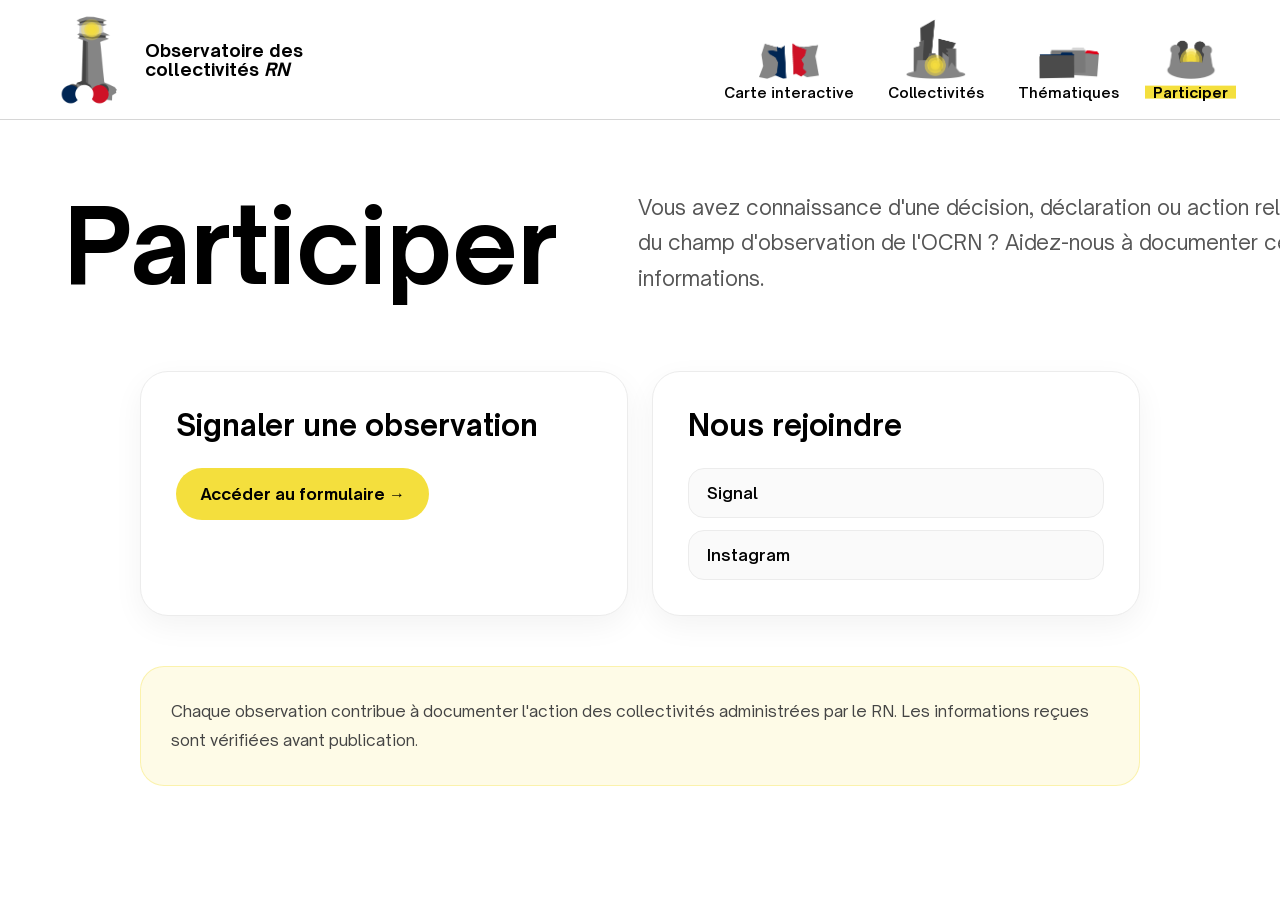
<file: participer.html>
<!DOCTYPE html>
<html lang="fr">

<head>

    <meta charset="UTF-8">

    <meta
        name="viewport"
        content="width=device-width, initial-scale=1.0"
    >

    <title>Participer | OCRN </title>

    <link rel="stylesheet" href="style.css">
    <link rel="stylesheet" href="mobile.css">

    <!-- Favicon -->

    <link
        rel="icon"
        type="image/x-icon"
        href="assets/favicon/favicon.ico"
    >

    <link
        rel="icon"
        type="image/png"
        sizes="96x96"
        href="assets/favicon/favicon-96x96.png"
    >

    <link
        rel="apple-touch-icon"
        sizes="180x180"
        href="assets/favicon/apple-touch-icon.png"
    >

    <link
        rel="manifest"
        href="assets/favicon/site.webmanifest"
    >

</head>

<body>

<div id="header"></div>

<script src="header.js"></script>


<section class="participer-hero">

    <h1>Participer</h1>

    <p class="participer-intro">
        Vous avez connaissance d'une décision,
        déclaration ou action relevant du champ
        d'observation de l'OCRN ?
        Aidez-nous à documenter ces informations.
    </p>

</section>

<section class="participer-actions">

    <div class="participer-signaler">

        <h2>Signaler une observation</h2>

        <a
            id="lien-formulaire"
            class="participer-bouton"
            target="_blank"
        >
            Accéder au formulaire →
        </a>

    </div>

    <div class="participer-contact">

        <h2>Nous rejoindre</h2>

        <div class="contact-links">

            <a
    id="lien-signal"
    class="contact-link"
    target="_blank"
>
    Signal
</a>

            <a
                id="lien-instagram"
                class="contact-link"
                target="_blank"
            >
                Instagram
            </a>


        </div>

    </div>

</section>

<p class="participer-note">
    Chaque observation contribue à documenter
    l'action des collectivités administrées
    par le RN. Les informations reçues sont
    vérifiées avant publication.
</p>

<script src="participer.js"></script>
</body>
</file>
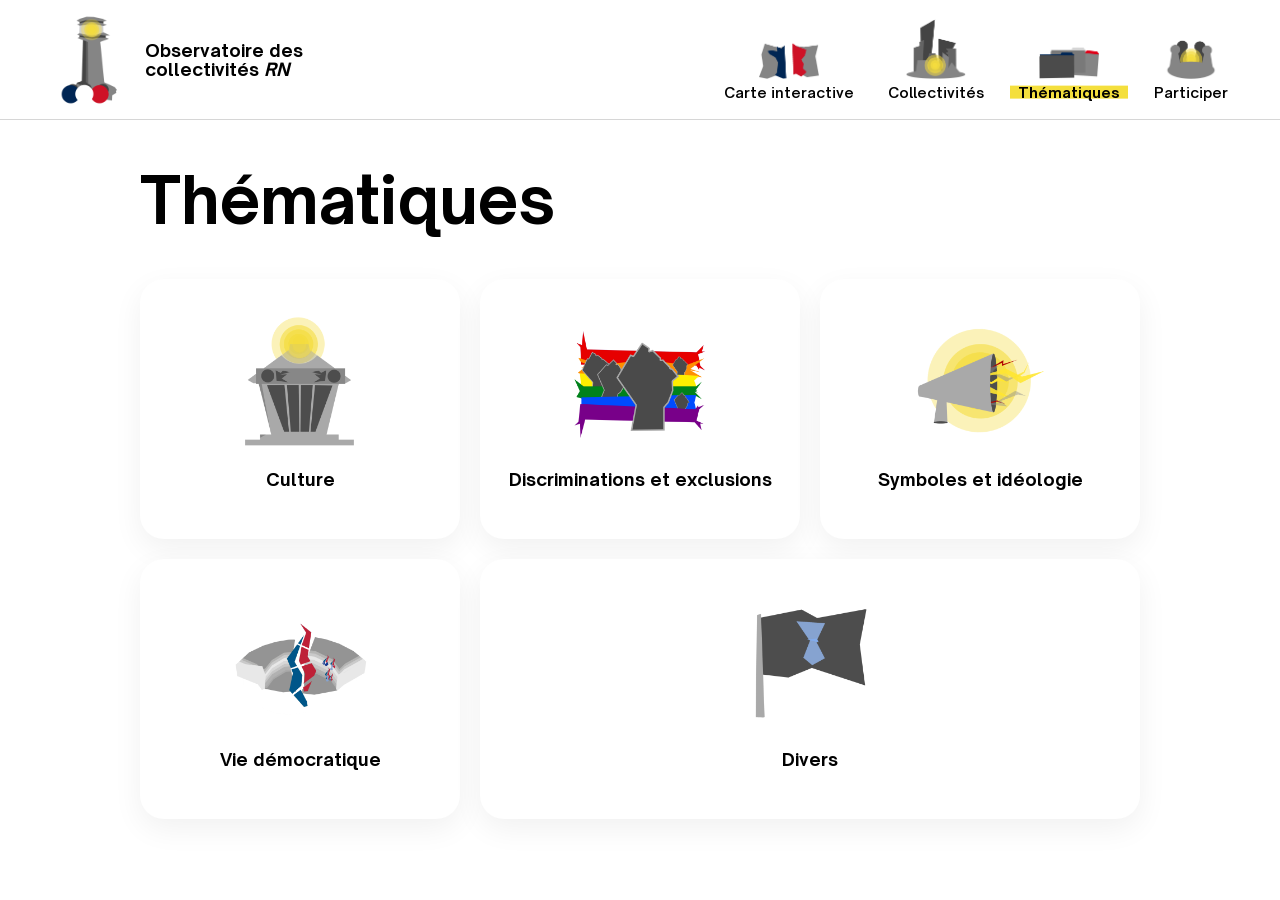
<file: thematiques.html>
<!DOCTYPE html>
<html lang="fr">

<head>

    <meta charset="UTF-8">

    <meta
        name="viewport"
        content="width=device-width, initial-scale=1.0"
    >

    <title>Thématiques | OCRN</title>

    <link rel="stylesheet" href="style.css">
    <link rel="stylesheet" href="mobile.css">

    <!-- Favicon -->

    <link
        rel="icon"
        type="image/x-icon"
        href="assets/favicon/favicon.ico"
    >

    <link
        rel="icon"
        type="image/png"
        sizes="96x96"
        href="assets/favicon/favicon-96x96.png"
    >

    <link
        rel="apple-touch-icon"
        sizes="180x180"
        href="assets/favicon/apple-touch-icon.png"
    >

    <link
        rel="manifest"
        href="assets/favicon/site.webmanifest"
    >

</head>

<div id="header"></div>

<script src="header.js"></script>



<main class="thematiques-page">

    <h1>
        Thématiques
    </h1>

    <div class="thematiques-grid">

        <a
    class="thematique-card"
    href="thematique.html?theme=Culture"
>
    <img src="assets/1culhis.png">
    <h2>Culture</h2>
</a>

        <a
    class="thematique-card"
    href="thematique.html?theme=Discriminations%20et%20exclusions"
>
            <img src="assets/3disexc.png">
            <h2>Discriminations et exclusions</h2>
        </a>


        <a
    class="thematique-card"
    href="thematique.html?theme=Symboles%20et%20idéologie"
>
            <img src="assets/5symide.png">
            <h2>Symboles et idéologie</h2>
        </a>

        <a
    class="thematique-card"
    href="thematique.html?theme=Vie%20démocratique"
>
            <img src="assets/6viedem.png">
            <h2>Vie démocratique</h2>
        </a>

        <a
    class="thematique-card thematique-large"
    href="thematique.html?theme=Divers"
>
    <img src="assets/3vide.png">
    <h2>Divers</h2>
</a>

    </div>

</main>
</file>
<file: style.css>
* {
    margin: 0;
    padding: 0;
    box-sizing: border-box;
}


/* FONT */

@font-face {
    font-family: "Open Sauce";
    src: url("assets/fonts/OpenSauceSans-Regular.ttf") format("truetype");
    font-weight: 400;
}

@font-face {
    font-family: "Open Sauce";
    src: url("assets/fonts/OpenSauceSans-Medium.ttf") format("truetype");
    font-weight: 500;
}

@font-face {
    font-family: "Open Sauce";
    src: url("assets/fonts/OpenSauceSans-SemiBold.ttf") format("truetype");
    font-weight: 600;
}

@font-face {
    font-family: "Open Sauce";
    src: url("assets/fonts/OpenSauceSans-Bold.ttf") format("truetype");
    font-weight: 700;
}

@font-face {
    font-family: "TheBold";

    src: url("assets/fonts/THEBOLDFONT-FREEVERSION.otf")
         format("opentype");

    font-weight: normal;
    font-style: normal;
}

* {
    margin: 0;
    padding: 0;
    box-sizing: border-box;
    font-family: "Open Sauce", sans-serif;
}

body {
    font-family: Arial, Helvetica, sans-serif;
    overflow-x: hidden;
}

h1, h2, h3 {
    font-weight: 700;
}

.menu-item span {
    font-weight: 600;
}

p {
    font-weight: 400;
}

.menu-item.actif span::before {
    transform: translateY(-50%) scaleX(1);
}

.menu-item.actif span {
    font-weight: 700;
}

/* HEADER */

.navbar {
    height: 120px;

    display: flex;
    justify-content: space-between;
    align-items: center;

    padding: 0 40px;

    background: white;
    border-bottom: 1px solid #d6d6d6;

    transition: all 0.45s ease;

}


.logo {
    height: 100px;
    flex-shrink: 0;
}

.menu {
    display: flex;
    gap: 10px;
}

.menu-item {
    display: flex;
    flex-direction: column;
    align-items: center;

    text-decoration: none;
    color: black;

    padding: 8px 12px;

    transition: all 0.3s ease;
}

.menu-item img {
    height: 60px;
    margin-bottom: 5px;

    transition: all 0.3s ease;
}

.menu-item span {
    font-size: 0.9rem;
    font-weight: 600;

    position: relative;
    z-index: 2;

    transition: all 0.3s ease;

    
}

/* État agrandi */

.navbar:hover,
.navbar.intro {
    height: 240px;
}

.navbar:hover .menu-item img,
.navbar.intro .menu-item img {
    height: 120px;
}

.navbar:hover .menu-item span,
.navbar.intro .menu-item span {
    font-size: 1rem;
}

.navbar:hover .logo-container,
.navbar.intro .logo-container {
    transform: scale(1.5);
    transform-origin: left center;
}

.logo-container {
    display: flex;
    align-items: center;
    gap: 5px;

    text-decoration: none;
    color: black;

    transform-origin: left center;
    transition: transform 0.15s ease;
}

.logo-texte {
    position: relative;

    display: flex;
    flex-direction: column;

    font-size: 1.1rem;
    font-weight: 700;
    line-height: 1.05;
}



/* Surligneur jaune */

.logo-texte span {
    position: relative;
    display: inline-block;
    width: fit-content;
    z-index: 1;
}

.logo-texte span::before {
    content: "";

    position: absolute;

    left: -8px;
    right: -8px;

    top: 50%;

    height: 85%;

    background: #f4df3d;

    transform: translateY(-50%) scaleX(0);
    transform-origin: left center;

    transition: transform 0.25s ease;

    z-index: -1;
}

.logo-texte {
    position: relative;
    z-index: 10;
}

.logo-container.actif .logo-texte span::before,
.logo-container:hover .logo-texte span::before {
    transform: translateY(-50%) scaleX(1);
}

.menu-item span::before {
    content: "";

    position: absolute;

    left: -8px;
    right: -8px;

    top: 50%;
    transform: translateY(-50%) scaleX(0);

    height: 75%;

    background: #f4df3d;

    transform-origin: left center;

    transition: transform 0.25s ease;

    z-index: -1;
}

.menu-item:hover span::before {
    transform: translateY(-50%) scaleX(1);
}

/* HERO */
.hero {
    position: relative;

    min-height: calc(110vh - 240px);

    background: #8e8e8e url("assets/hero.jpg");

    background-size: cover;
    background-position: center;

    display: flex;
    justify-content: space-between;
    align-items: center;

    padding: 0 10vw;

    text-align: left;
}

.hero-content {
    max-width: 600px;
    color: white;
}

.hero-image img {
    padding-left: 40px;
    width: 500px;
    max-width: 35vw;
}

.hero-content h2 {
    font-size: 4rem;
    line-height: 1.05;
    margin-bottom: 35px;
    font-weight: 700;
}

.hero-content p {
    font-size: 1.1rem;
    line-height: 1.7;
    max-width: 850px;
}



/* FLECHE */

.scroll-arrow {
    position: absolute;
    bottom: 25px;
    left: 50%;

    transform: translateX(-50%);

    color: white;
    font-size: 2rem;
    font-weight: bold;

    animation: bounce 1.8s infinite;
}

@keyframes bounce {

    0%, 100% {
        transform: translateX(-50%) translateY(0);
    }

    50% {
        transform: translateX(-50%) translateY(12px);
    }
}

/* CARTE */

.carte-contenu {
    display: flex;
    gap: 30px;
}

.carte-zone {
    flex: 1;
}

.fiche-zone {
    width: 320px;
}

.fiche-fermer {
    position: absolute;

    top: 5px;
    right: 15px;

    width: 32px;
    height: 32px;

    display: flex;
    justify-content: center;
    align-items: center;

    border-radius: 50%;

    cursor: pointer;

    font-size: 1rem;
    font-weight: 700;

    transition: background 0.2s ease;
}

.fiche-fermer:hover {
    background: #f4df3d;
}

.filtres-fermer{
    display:none;
}

.filtres-fermer:hover{
    background:#f4df3d;
}

.filtres-fermer:hover{
    background:#f4df3d;
}

.filtres-fermer:hover {
    background: #f4df3d;
}

.carte-zone,
.fiche-zone {
    border: 1px solid #ddd;
    border-radius: 20px;
    min-height: 500px;
}

#map {
    height: calc(100vh - 120px);
    width: 100%;
}

.carte-page {
    position: relative;
}

.fiche-zone {
    position: absolute;
    top: 20px;
    right: 20px;

    z-index: 100001;

    width: 320px;

    padding: 24px;

    border-radius: 24px;

    background: rgba(255,255,255,.95);

    backdrop-filter: blur(12px);

    box-shadow: 0 15px 40px rgba(0,0,0,.12);
}

.fiche-zone {
    display: none;
}


.lumiere-img {

    opacity: 1;

    transition:
        opacity 0.35s ease,
        transform 0.25s ease;

}

.lumiere-cachee {

    opacity: 0;

    pointer-events: none;

}

.lumiere-img:hover {

    transform: scale(1.15);

}


.lumiere-img.hover {
    transform: scale(1.35);
}



.filtres-zone {
    position: absolute;
    top: 20px;
    left: 70px;

    z-index: 1000;

    width: 320px;

    padding: 24px;

    border-radius: 24px;

    background: rgba(255,255,255,.95);

    backdrop-filter: blur(12px);

    box-shadow: 0 15px 40px rgba(0,0,0,.12);
    
}

#filtres-drag-handle {
    cursor: grab;
    user-select: none;
    -webkit-user-select: none;
}

/* Desktop */
.floating-filter-button {
    display: none !important;
}

/* Mobile */
@media (max-width:900px){

    .floating-filter-button{
        display:flex !important;

        position:absolute;
        top:20px;
        right:20px;

        width:56px;
        height:56px;

        justify-content:center;
        align-items:center;

        border:none;
        border-radius:50%;

        background:white;

        box-shadow:0 8px 25px rgba(0,0,0,.15);

        font-size:1.5rem;

        z-index:10000;
    }

}

.filtres-zone:active {
    cursor: grabbing;
}

.filtres-zone select,
.filtres-zone input,
.filtres-zone label {
    cursor: pointer;
}

.filtres-zone h3 {

    margin-bottom: 20px;

}

.filtres-zone label {

    display: block;

    margin-top: 8px;

    margin-bottom: 8px;

    font-weight: 700;

}



.filtres-zone select {

    width: 100%;

    padding: 14px 50px 14px 15px;

    border: 2px solid rgba(255,255,255,0.12);

    border-radius: 14px;

    background: rgba(20,20,20,0.75);

    color: white;

    font-size: 0.82rem;

    font-weight: 500;

    letter-spacing: 0.3px;

    backdrop-filter: blur(10px);

    cursor: pointer;

    transition: all 0.2s ease;

    text-overflow: ellipsis;

}

.filtres-zone select:hover {

    border-color: rgba(244,223,61,0.5);

    transform: translateY(-1px);

    
}

.filtres-zone select:focus {

    outline: none;

    border-color: #f4df3d;

    box-shadow:
        0 0 0 3px
        rgba(244,223,61,0.15);

}

.filtres-zone option {

    background: #151515;

    color: white;

}

#filtres-drag-handle {

    cursor: grab;

    user-select: none;

    margin-bottom: 20px;

}

#filtres-drag-handle:active {

    cursor: grabbing;

}


#nb-resultats {

    margin-top: 24px;

    padding-top: 15px;

    border-top: 1px solid #e5e5e5;

    font-size: 0.9rem;

    color: #666;

}


.checkbox-groupe {

    display: flex;

    flex-direction: column;

    gap: 0px;

}

#filtre-population{
    display:flex;
    flex-direction:column;
    gap:0px;
    margin-bottom:28px;
}

/* Hide default checkbox */
.population-option input{
    display:none;
}

/* Pill */
.population-option{
    display:flex;
    align-items:center;
    justify-content:center;

    padding:16px 20px;

    border-radius:18px;

    background:#f4f4f4;
    border:2px solid transparent;

    font-size:1rem;
    font-weight:700;

    cursor:pointer;

    transition:.25s ease;
}

/* Hover */
.population-option:hover{
    background:#ececec;
    transform:translateY(-2px);
}

/* Checked */
.population-option input:checked + span{
    color:black;
}

.population-option:has(input:checked){
    background:#f4df3d;
    border-color:#f4df3d;

    box-shadow:0 10px 25px rgba(244,223,61,.35);
}

/* Text */
.population-option span{
    transition:.25s;
}

#reset-filtres {

    width: 100%;

    margin-top: 20px;

    padding: 12px;

    border: none;

    border-radius: 14px;

    background: #f4df3d;

    color: black;

    font-weight: 700;

    cursor: pointer;

    transition: 0.2s ease;

}

#reset-filtres:hover {

    transform: translateY(-2px);

}


/* TOOLTIP */

.leaflet-tooltip {
    opacity: 0;

    transition: opacity 0.4s ease;

    transform: translateY(5px);

    background: rgba(255, 255, 255, 0.95);

    border: none;
    border-radius: 12px;

    padding: 8px 12px;

    font-family: "Open Sauce", sans-serif;
    font-weight: 600;

    box-shadow: 0 4px 12px rgba(0,0,0,0.15);
}


/* FICHE */

.fiche-header {
    padding: 35px 30px 20px 30px;
}

.fiche-header h2 {
    font-size: 2.1rem;
    line-height: 1;
    margin-bottom: 10px;
}

.maire-ligne {
    font-size: 1.5rem;
    font-weight: 600;
}

.fiche-infos {
    padding: 0 30px 20px 30px;
}

.info-bloc {
    font-size: 1.1rem;
    margin-bottom: 10px;
}

.info-bloc:last-child {
    margin-bottom: 0;
}


/* SÉPARATEURS */

.separateur {
    height: 1px;

    background: #e5e5e5;

    margin: 0 30px;
}


/* OBSERVATIONS */

.observations-zone {
    padding: 10px 30px;
}

.observations-zone h3 {
    font-size: 1.3rem;
    font-weight: 700;
}

.thematiques-zone {
    margin-top: 15px;
}

.thematique-ligne {
    font-size: 1.1rem;
    margin-bottom: 8px;
}

#observation-contenu {
    white-space: pre-wrap;
}




/* DERNIÈRE OBSERVATION */

.derniere-observation {
    padding: 5px 30px 30px 30px;
}

.observation-card {
    background: #f4df3d;

    padding: 20px;

    border-radius: 24px;

    margin-top: 15px;
}

.observation-theme {
    display: inline-block;

    padding: 5px 10px;

    margin-bottom: 12px;

    border-radius: 999px;

    background: rgba(0,0,0,0.08);

    font-size: 0.7rem;

    font-weight: 600;
}

.observation-card h4 {
    font-size: 0.95rem;

    line-height: 1.35;

    margin: 0;
}

.logo-container.home-active .logo-texte span::before {
    transform: translateY(-50%) scaleX(1);
}

.logo-container:hover .logo-texte span::before,
.logo-container.home-active .logo-texte span::before {
    transform: translateY(-50%) scaleX(1);
}

/* COLLECTIVITES TABLE */
.collectivites-page {
    max-width: 1400px;
    margin: 40px auto;
    padding: 0 30px;
}

.collectivites-table {
    width: 100%;
    border-collapse: collapse;
}

.collectivites-table th {
    text-align: left;
    padding: 16px;
    border-bottom: 2px solid #ddd;
}

.collectivites-table td {
    padding: 16px;
    border-bottom: 1px solid #eee;
}

.collectivites-table tbody tr {
    cursor: pointer;
    transition: background 0.2s ease;
}

.collectivites-table tbody tr:hover {
    background: #fafafa;
}

#recherche {
    width: 100%;
    max-width: 500px;

    padding: 14px 18px;

    border: 1px solid #ddd;
    border-radius: 14px;

    font-size: 1rem;

    margin-bottom: 25px;
}

.collectivites-container {
    background: white;
    border-radius: 24px;
    padding: 25px;
    box-shadow: 0 10px 30px rgba(0,0,0,0.05);
}

.collectivites-page {
    max-width: 1400px;
    margin: 40px auto;
    padding: 0 30px;
}

.collectivites-header {
    margin-bottom: 30px;
}

.collectivites-header h1 {
    font-size: 3rem;
    margin-bottom: 20px;
}

#recherche {
    width: 100%;
    max-width: 550px;

    padding: 16px 20px;

    border: 1px solid #ddd;
    border-radius: 16px;

    font-size: 1rem;

    margin-bottom: 25px;
}

.stats-grid {
    display: flex;
    gap: 20px;
    margin-bottom: 30px;
}

.stat-card {
    background: white;

    padding: 20px 30px;

    border-radius: 20px;

    box-shadow: 0 5px 20px rgba(0,0,0,0.05);

    min-width: 180px;
}

.stat-card div {
    font-size: 2rem;
    font-weight: 700;
}

.stat-card span {
    color: #666;
}

.collectivites-container {
    background: white;

    border-radius: 24px;

    padding: 25px;

    box-shadow: 0 10px 30px rgba(0,0,0,0.05);
}

.collectivites-table {
    width: 100%;
    border-collapse: collapse;
}

.collectivites-table th {
    text-align: left;

    padding: 18px;

    border-bottom: 2px solid #eee;
}

.collectivites-table td {
    padding: 18px;

    border-bottom: 1px solid #f0f0f0;
}

.collectivites-table tbody tr {
    cursor: pointer;
    transition: all 0.2s ease;
}

.collectivites-table tbody tr:hover {
    background: #fafafa;
    transform: translateX(6px);
}

.badge {
    display: inline-block;

    background: #f4df3d;

    padding: 6px 12px;

    border-radius: 999px;

    font-weight: 700;
}

.collectivites-table th {
    cursor: pointer;
}

.triable {
    cursor: pointer;
    user-select: none;
}

.triangle-tri {
    margin-left: 8px;
    transition: transform 0.2s ease;
}

[id^="fleche-"] {
    color: #f4df3d;

    display: inline-block;

    margin-left: 6px;

    transition: transform 0.2s ease;
}

.collectivites-table td:first-child {
    font-family: "Open Sauce", sans-serif;
    font-weight: 700;
    font-size: 1.05rem;
    letter-spacing: 0.02em;
}

.collectivites-table tbody tr {
    cursor: pointer;
    transition: 0.2s ease;
}

.collectivites-table tbody tr:hover {
    background-color: rgba(244, 223, 61, 0.08);
}




/* Collectivité page */


.collectivite-page {
    max-width: 1300px;
    margin: 50px auto;
    padding: 0 30px;
}

.collectivite-hero {
    margin-bottom: 40px;
}

.collectivite-hero h1 {
    font-family: "Open Sauce", sans-serif;
    font-size: 4rem;
    font-weight: 700;
}

.infos-grid {
    display: grid;

    grid-template-columns:
        repeat(auto-fit, minmax(250px, 1fr));

    gap: 20px;

    margin-bottom: 50px;
}

.info-card {
    background: white;

    padding: 30px;

    border-radius: 20px;

    box-shadow:
        0 10px 30px rgba(0,0,0,0.06);
}

.info-card span {
    color: #777;
    font-size: 0.9rem;
}

.info-card h3 {
    margin-top: 12px;
    font-size: 1.5rem;
}

.observations-section {
    margin-top: 60px;
}

.observations-section h2 {
    margin-bottom: 20px;
}

#observations-zone {
    background: white;

    padding: 30px;

    border-radius: 20px;

    box-shadow:
        0 10px 30px rgba(0,0,0,0.06);
}

.observations-grid {

    display: grid;

    grid-template-columns:
        2fr 1fr 1fr;

    gap: 25px;

}

.observation-principale {

    grid-row: span 2;

}

.observation-card {

    background: white;

    border-radius: 25px;

    overflow: hidden;

    cursor: pointer;

    transition: 0.25s ease;

    border: 1px solid #ececec;

}

.observation-card:hover {

    transform: translateY(-4px);

}

#observation-image {

    height: 40px;

    object-fit: cover;

    border-radius: 24px;

    display: block;

    margin-bottom: 30px;

}

.observation-principale
.observation-image {

    height: 350px;

}

.observation-content {

    padding: 20px;

}

.observation-content h3 {

    margin-bottom: 12px;

}

.observation-tags {

    color: #777;

    font-size: 0.9rem;

}

.observations-grid {

    display: grid;

    grid-template-columns:
        2fr 1fr 1fr;

    gap: 25px;

}

.observation-principale {

    grid-row: span 2;

}

.observation-card {

    background: white;

    border-radius: 24px;

    overflow: hidden;

    border: 1px solid #ececec;

    transition: 0.2s ease;

    cursor: pointer;

}

.observation-card:hover {

    transform: translateY(-4px);

}

.observation-image {

    height: 220px;

    background: #ddd;

    border-radius: 18px;

    margin: 12px;

}

.observation-principale
.observation-image {

    height: 420px;

}

.observation-content {

    padding: 24px;

}

.observation-content h3 {

    margin-bottom: 12px;

}

.observation-date {

    font-size: 0.9rem;

    color: #888;

    margin-bottom: 10px;

}

.observation-tags {

    color: #666;

    font-size: 0.9rem;

}

.observation-resume {

    margin-top: 18px;

    line-height: 1.6;

    color: #555;

    font-size: 0.95rem;

}

.observation-lire-plus {

    margin-top: 20px;

    font-weight: 700;

    color: #d4bd14;

}




/* Observation page */

.observation-meta {

    margin-bottom: 10px;

}

#observation-date {

    color: #777;

    font-size: 1.1rem;

}


.observation-thematique {

    display: inline-block;

    background: #f1d53b;

    color: black;

    font-weight: 700;

    padding: 10px 18px;

    border-radius: 999px;

    margin-bottom: 10px;

}



.source-card {

    background: white;

    border-radius: 24px;

    padding: 30px;

    box-shadow: 0 8px 30px rgba(0,0,0,0.05);

}

.source-card h3 {

    margin-bottom: 15px;

}

#source-nom {

    font-size: 1.2rem;

    margin-bottom: 15px;

}

#source-lien {

    color: #d4b200;

    text-decoration: none;

    font-weight: 700;

}

#source-lien:hover {

    text-decoration: underline;

}

#observation-collectivite,
.observation-thematique {

    display: inline-flex;

    align-items: center;

    padding: 8px 16px;

    border-radius: 999px;

    background: rgba(244,223,61,0.15);

    border: 1px solid rgba(244,223,61,0.4);

    font-size: 0.95rem;

    font-weight: 700;

    color: black;

}

.observation-thematique {

    cursor: pointer;

    text-decoration: none;

    transition: 0.2s ease;

}

.observation-thematique:hover {

    transform: translateY(-2px);

    background: rgba(244,223,61,0.25);

}

#observation-collectivite:hover {

    transform: translateY(-2px);

}

.observation-meta {

    display: flex;

    flex-direction: column;

    align-items: flex-start;

    gap: 12px;

    margin-bottom: 32px;

}

#observation-date {

    color: #777;

    font-size: 1rem;

    font-weight: 500;

    display: flex;

    align-items: center;

}

#observation-collectivite,
.observation-thematique {

    display: inline-flex;

    align-items: center;

    padding: 8px 16px;

    border-radius: 999px;

    background: rgba(244,223,61,0.15);

    border: 1px solid rgba(244,223,61,0.4);

    font-size: 0.95rem;

    font-weight: 700;

    color: black;

    text-decoration: none;

    cursor: pointer;

    transition:
        transform 0.2s ease,
        background 0.2s ease;

}

#observation-collectivite,
.observation-thematique {

    padding: 6px 14px;

    font-size: 0.85rem;

    font-weight: 700;

}

#observation-collectivite:hover,
.observation-thematique:hover {

    transform: translateY(-2px);

    background: rgba(244,223,61,0.25);

}


.observation-page {

    width: min(850px, 88vw);

    margin: 30px auto 80px auto;

}

#observation-titre {

    font-size: 2.8rem;

    line-height: 1.05;

    margin-bottom: 20px;

    max-width: 850px;

}

#observation-image {

    width: 100%;

    height: 180px;

    object-fit: cover;

    border-radius: 20px;

    margin-bottom: 30px;

}

.observation-contenu {

    font-size: 1.15rem;

    line-height: 1.8;

    margin-bottom: 40px;

}


/* THEMATIQUES */



.thematiques-page h1 {

    font-size: 4rem;

    margin-bottom: 40px;

}


.thematique-card {
    background: white;
    border-radius: 24px;

    display: flex;
    flex-direction: column;
    align-items: center;      /* horizontal centering */
    justify-content: center;  /* vertical centering */

    min-height: 260px;

    text-decoration: none;
    color: black;

    box-shadow: 0 10px 30px rgba(0,0,0,.06);
    transition: .25s ease;
}

.thematique-card:hover {

    transform: translateY(-8px);

}

.thematiques-page {

    width: min(1000px, 90vw);

    margin: 40px auto;

}

.thematiques-grid {

    display: grid;

    grid-template-columns:
        repeat(3, 1fr);

    gap: 20px;

}

.thematique-card {

    border-radius: 24px;
    overflow: visible

}

.thematique-card img {

    height: 140px;

    transition:
        transform 0.35s ease;

    transform-origin: center center;

}

.thematique-card:hover img {

    transform: scale(1.35);

    z-index: 10;

    position: relative;

}

.thematique-card h2 {

    padding: 15px;

    font-size: 1.1rem;

    text-align: center;

}

#observations-zone {

    display: flex;
    flex-direction: column;
    gap: 20px;

}

.observation-card {

    display: block;

    background: white;

    padding: 24px;

    border-radius: 20px;

    text-decoration: none;

    color: inherit;

    transition: 0.2s;

}

.observation-card:hover {

    transform: translateY(-3px);

}


/* THEMATIQUE */
/* PAGE THÉMATIQUE */

.thematique-page {

    width: min(1400px, 92vw);

    margin: 50px auto 80px auto;

}

#titre-thematique {

    font-size: 3.5rem;

    line-height: 1.05;

    margin-bottom: 8px;

}

#compteur-observations {

    font-size: 1rem;

    color: #888;

    margin-bottom: 35px;

}

#observations-zone {

    display: grid;

    grid-template-columns:
        repeat(auto-fit, minmax(300px, 1fr));

    gap: 20px;

}

#observations-zone .observation-card {

    display: block;

    background: white;

    padding: 32px;

    border-radius: 24px;

    border: 1px solid #ececec;

    text-decoration: none;

    color: inherit;

    transition: all 0.25s ease;

    box-shadow:
        0 8px 24px rgba(0,0,0,0.04);

}

#observations-zone .observation-card:hover {

    transform: translateY(-4px);

    box-shadow:
        0 18px 40px rgba(0,0,0,0.08);

}

#observations-zone .observation-card h2 {

    font-size: 1.05rem;

    line-height: 1.35;

    margin-bottom: 12px;

}

#observations-zone .observation-card p {

    font-size: 0.95rem;

    line-height: 1.7;

    color: #666;

}

#observations-zone .observation-date {

    color: #888;

    font-size: 0.9rem;

    font-weight: 600;

    margin-bottom: 12px;

}

#observations-zone .observation-lire-plus {

    margin-top: 20px;

    font-weight: 700;

    color: #d4bd14;

}

.thematique-hero {

    background:
        linear-gradient(
            135deg,
            #f4df3d,
            #ffe97d
        );

    padding: 40px;

    border-radius: 30px;

    margin: 30px 0 50px 0;

}

.thematique-badge {

    display: inline-block;

    padding: 8px 16px;

    border-radius: 999px;

    background: rgba(0,0,0,0.08);

    font-weight: 700;

    margin-bottom: 15px;

}

/* Cartes observations thématiques */

#observations-zone {

    display: grid;

    grid-template-columns:
        repeat(auto-fit, minmax(320px, 1fr));

    gap: 24px;

}

#observations-zone .observation-card {

    background: white;

    border-radius: 24px;

    overflow: hidden;

    border: 1px solid #ececec;

    text-decoration: none;

    color: inherit;

    transition: all 0.25s ease;

    box-shadow:
        0 8px 24px rgba(0,0,0,0.05);

}

#observations-zone .observation-card:hover {

    transform: translateY(-6px);

    box-shadow:
        0 18px 40px rgba(0,0,0,0.10);

}

#observations-zone .observation-image {

    width: 100%;

    height: 220px;

    object-fit: cover;

    display: block;

}

#observations-zone .observation-content {

    padding: 20px;

}

#observations-zone .observation-date {

    color: #888;

    font-size: 0.85rem;

    font-weight: 600;

    margin-bottom: 10px;

}

#observations-zone .observation-card h2 {

    font-size: 1.15rem;

    line-height: 1.35;

    margin-bottom: 16px;

}

#observations-zone .observation-lire-plus {

    font-weight: 700;

    color: #d4bd14;

}

/* PARTICIPER */

.participer-page,
body > h1,
.participer-intro,
.participer-actions,
.participer-note {
    width: min(1000px, 90vw);
    margin-left: auto;
    margin-right: auto;
}

body > h1 {
    font-size: 4.5rem;
    line-height: 0.95;
    margin-top: 60px;
    margin-bottom: 24px;
}

.participer-intro {
    font-size: 1.15rem;
    line-height: 1.8;
    color: #555;
    max-width: 700px;
    margin-bottom: 50px;
}

.participer-actions {
    display: grid;
    grid-template-columns: 1fr 1fr;
    gap: 24px;
    margin-bottom: 50px;
}

.participer-signaler,
.participer-contact {
    background: white;
    border: 1px solid #ececec;
    border-radius: 28px;
    padding: 35px;
    box-shadow: 0 10px 30px rgba(0,0,0,0.05);
}

.participer-signaler h2,
.participer-contact h2 {
    font-size: 1.8rem;
    margin-bottom: 25px;
}

.participer-bouton {
    display: inline-flex;
    align-items: center;
    justify-content: center;

    background: #f4df3d;
    color: black;
    text-decoration: none;

    padding: 16px 24px;
    border-radius: 999px;

    font-weight: 700;

    transition: 0.2s ease;
}

.participer-bouton:hover {
    transform: translateY(-2px);
}

.contact-links {
    display: flex;
    flex-direction: column;
    gap: 12px;
}

.contact-link {
    text-decoration: none;
    color: black;

    padding: 14px 18px;

    border-radius: 16px;

    background: #fafafa;
    border: 1px solid #ececec;

    font-weight: 600;

    transition: 0.2s ease;
}

.contact-link:hover {
    background: #f4df3d;
    border-color: #f4df3d;
}

.participer-note {
    padding: 30px;
    border-radius: 24px;

    background: rgba(244,223,61,0.12);
    border: 1px solid rgba(244,223,61,0.35);

    line-height: 1.8;
    color: #444;

    margin-bottom: 80px;
}


button,
a,
.participer-bouton,
.contact-link {
    user-select: none;
    -webkit-user-select: none;
}


.participer-hero {

    width: min(1400px, 90vw);

    margin: 70px auto 80px auto;

    display: grid;

    grid-template-columns: 1fr 1fr;

    gap: 80px;

    align-items: end;
}

.participer-hero h1 {

    font-size: clamp(5rem, 8vw, 8rem);

    line-height: 0.9;

    margin: 0;
}

.participer-intro {

    font-size: 1.3rem;

    line-height: 1.7;

    color: #555;

    align-self: end;

    margin-bottom: -5px;
}


/* FORBID SCROLL */
body.carte-page-body {
    overflow: hidden;
}

/* ==========================
   MOBILE
========================== */

.burger{

    display:none;

}


/* ================= HOME STATS ================= */

.home-stats{
    display:flex;
    justify-content:center;
    align-items:stretch;

    gap:55px;

    padding:20px 6vw;
    background:#f4df3d;
}

.home-stat{
    position: relative;

    flex:none;

    display:flex;
    flex-direction:column;
    justify-content:center;
    align-items:center;

    text-align:center;
    text-decoration:none;

    padding:40px 0px;

    border-radius:28px;

    background:transparent;

    overflow:hidden;

    transition:
        background .35s ease,
        transform .35s ease,
        box-shadow .35s ease;

    width: 290px;
}

/* Hover card */
.home-stat:hover{
    background:rgba(120,120,120,.15);
    backdrop-filter:blur(8px);

    transform:translateY(-8px);

    box-shadow:0 15px 35px rgba(0,0,0,.15);
}

/* Click */
.home-stat:active{
    transform:translateY(-3px);
}

/* Number */
.home-number{
    font-size:clamp(4.2rem,6.8vw,6.8rem);
    font-weight:700;
    color:#8f8f8f;
    line-height:.9;
    white-space:nowrap;

    transition:color .3s ease;
}

/* Label */
.home-label{
    margin-top:18px;

    font-size:2.2rem;
    font-weight:700;
    color:#707070;
    line-height:1;

    transition:color .3s ease;
}

/* Hidden text */
.home-hover-text{
    margin-top:24px;

    font-size:1.1rem;
    font-weight:600;
    color:#555;

    opacity:0;
    transform:translateY(12px);

    transition:
        opacity .3s ease,
        transform .3s ease;
}

/* Reveal text */
.home-stat:hover .home-hover-text{
    opacity:1;
    transform:translateY(0);
}

/* Slight text darkening */
.home-stat:hover .home-number{
    color:#6b6b6b;
}

.home-stat:hover .home-label{
    color:#555;
}

.home-buttons{

    background:#f4df3d;

    display:flex;

    justify-content:center;

    gap:24px;

    padding:0 0 160px;

}

.home-button{

    background:white;

    color:black;

    text-decoration:none;

    padding:18px 34px;

    border-radius:999px;

    font-weight:700;

    transition:.2s ease;

}

.home-button:hover{

    transform:translateY(-3px);

}

/* SCROLL INDICATOR */

.scroll-indicator {
    position: absolute;
    bottom: 35px;
    left: 50%;
    transform: translateX(-50%);
    pointer-events: none;
    animation: scrollBounce 2s ease-in-out infinite;
}

.arrow {
    width: 70px;
    display: block;
    color: #F4DF3D;
}

/* Animate only the shaft */
.shaft {
    stroke-dasharray: 100;
    stroke-dashoffset: 1;
    transition: stroke-dashoffset 3s ease;
}

.scroll-indicator.hidden .shaft {
    stroke-dashoffset: -100;
    stroke-dasharray: -100;
}

@keyframes scrollBounce {
    0%, 100% {
        transform: translateX(-50%) translateY(0);
    }

    50% {
        transform: translateX(-50%) translateY(12px);
    }
}

.scroll-indicator {
    opacity: .9;
    transition: opacity 3s ease;
}

.scroll-indicator.hidden {
    opacity: 0;
}

/* THEMATIQUE */

.thematique-large {
    grid-column: span 2;
}

.thematique-large img {
    display: block;
    margin: 0 auto;
}

.thematique-large:hover img {
    transform: scale(1.35);
}

/* =========================
   DIVERS CARD
========================= */

.divers-card{
    overflow:hidden;
}
.divers-illustration{
    position:relative;
    width:180px;
    height:140px;
    margin:0 auto;
}

.divers-main{
    position:absolute;
    left:50%;
    bottom:0;
    width:120px;

    transform:translateX(-50%) !important;
    z-index:10;
}

.divers-face{
    position:absolute;
    width:70px;
    opacity:0;
    z-index:5;

    transition:.45s cubic-bezier(.22,1,.36,1);
}

/* Hidden positions */

.face-left{
    left:-20px;
    bottom:5px;
    transform:translateX(35px) scale(.8);
}

.face-top{
    left:50%;
    top:-12px;
    transform:translate(-50%,30px) scale(.8);
}

.face-right{
    right:-20px;
    bottom:5px;
    transform:translateX(-35px) scale(.8);
}

/* Reveal */

.divers-card:hover .face-left{
    transform:translateX(-5px) scale(1);
    opacity:1;
}

.divers-card:hover .face-top{
    transform:translate(-50%,-10px) scale(1);
    opacity:1;
}

.divers-card:hover .face-right{
    transform:translateX(5px) scale(1);
    opacity:1;
}

/* HERO ILLUS */
/* Container */
.building-container {
    position: relative;
    display: inline-block;
}

/* PNG */
.building {
    display: block;
    width: 100%;
    max-width: 700px; /* adjust to your liking */
    transition: transform .3s ease;
}

/* Floating label */
.building-label {
    position: absolute;
    top: 18%;              /* Move up/down */
    left: 50%;
    transform: translate(-50%, 15px);

    padding: 12px 24px;
    border-radius: 999px;

    background: #fff;
    color: #222;
    text-decoration: none;
    font-size: 1rem;
    font-weight: 600;
    white-space: nowrap;

    box-shadow: 0 10px 30px rgba(0,0,0,.15);

    opacity: 0;
    visibility: hidden;

    transition:
        opacity .3s ease,
        transform .3s ease,
        visibility .3s ease;
}

/* Little arrow under the bubble */
.building-label::after {
    content: "";
    position: absolute;
    left: 50%;
    bottom: -6px;
    transform: translateX(-50%) rotate(45deg);

    width: 12px;
    height: 12px;
    background: #fff;
}

/* Show bubble when hovering */
.building-container:hover .building-label {
    opacity: 1;
    visibility: visible;
    transform: translate(-50%, 0);
}

/* Optional: slightly enlarge the image */
.building-container:hover .building {
    transform: scale(1.02);
}
</file>
<file: mobile.css>
@media (max-width: 900px) {

    body{

        overflow-x:hidden;

    }

    /* ================= HEADER ================= */

    .navbar{

        height:90px;

        padding:0 20px;

    }

    .navbar:hover,
    .navbar.intro{

        height:90px;

    }

    .logo{

        height:60px;

    }

    .logo-container{

        transform:none !important;

    }

    .logo-texte{

        font-size:.8rem;

    }

    .burger{

        display:block;

        background:none;

        border:none;

        font-size:2rem;

        cursor:pointer;

        color:black;

    }

    .menu{
    position: fixed;      /* instead of absolute */
    top: 75px;
    left: 0;
    right: 0;

    height: calc(100vh - 90px);

    background: white;

    display: flex;
    flex-direction: column;
    align-items: center;
    justify-content: space-evenly; /* spreads the items nicely */

    padding: 0 25px;

    overflow-y: auto;

    transform: translateY(-110%);
    opacity: 0;
    transition: .3s ease;

    z-index: 9999;
}

    .menu.mobile-open{

        transform:translateY(0);

        opacity:1;

    }

    .menu-item{

    display:flex;
    align-items:center;

    width:100%;

    gap:28px;

    padding:3px 0;

}

    .menu-item img{

    width:100px;
    height:100px;

    object-fit:contain;

    flex-shrink:0;

    margin:0;

}

    .menu-item span{

    flex:1;

    display:flex;
    align-items:center;

    height:110px;

    font-size:1.8rem;
    font-weight:700;

    margin:0;
}

    /* ================= HOME ================= */

    .hero{

    flex-direction:column;

    justify-content:center;

    align-items:center;

    text-align:center;

    min-height:calc(100vh - 90px);

    padding:20px 25px 35px;

    gap:10px;

}

    .hero-image{

        order:-1;

    }

    .hero-image img{

        width:80%;

        max-width:340px;

        padding-left:0;

    }

    .hero-content{

        max-width:100%;

    }

    .hero-content h2{

        font-size:2.6rem;

        margin-bottom:25px;

    }

    .hero-content p{

        font-size:1rem;

        line-height:1.8;

    }
    
    .floating-filter-button{

    display:none;

}

@media (max-width:900px){

    .filtres-zone {
    display: none;

    position: fixed;
    top: 110px;

    width: 320px;

    z-index: 10000;

    background: rgba(255,255,255,.95);
    backdrop-filter: blur(12px);

    border-radius: 24px;
    padding: 24px;

    box-shadow: 0 15px 40px rgba(0,0,0,.12);
}

.filtres-zone.mobile-open {
    display: block;
}

    .floating-filter-button{

        display:flex;

        position:absolute;

        top:20px;

        right:30px;

        width:56px;

        height:56px;

        border:none;

        border-radius:50%;

        background:white;

        box-shadow:0 8px 25px rgba(0,0,0,.15);

        justify-content:center;

        align-items:center;

        font-size:1.5rem;

        z-index:2000;

    }

    .collectivites-table th:nth-child(3),
.collectivites-table td:nth-child(3){

    text-align:center;

    width:90px;

}

    .collectivites-table td{

    font-size:1rem;

}

    .collectivites-table td:first-child{

    font-weight:700;

}

    .collectivites-container{

    padding:12px;

}

/* ================= THEMATIQUES ================= */

    .thematiques-page{

    width:100%;

    margin:30px auto;

    padding:0 18px;

}

    .thematiques-page h1{

    font-size:3.2rem;

    line-height:0.95;

    margin-bottom:28px;

}

    .thematiques-grid{

    display:grid;

    grid-template-columns:repeat(2,1fr);

    gap:16px;

}

    .thematique-card{

    border-radius:22px;

    overflow:hidden;

}

    .thematique-card img{

    width:100%;

    height:120px;

    object-fit:contain;

    margin-top:10px;

}

    .thematique-card h2{

    font-size:1rem;

    padding:14px;

    text-align:center;

}
/* ================= PARTICIPER ================= */

.participer-hero{

    width:100%;

    margin:30px auto 35px;

    padding:0 18px;

    display:block;

}

.participer-hero h1{

    font-size:4.2rem;

    line-height:.9;

    margin-bottom:20px;

}

.participer-intro{

    font-size:1rem;

    line-height:1.7;

    color:#555;

    margin:0;

}

.participer-actions{

    display:flex;

    flex-direction:column;

    gap:20px;

    width:100%;

    padding:0 18px;

    margin-bottom:25px;

}

.participer-signaler,
.participer-contact{

    padding:26px;

    border-radius:24px;

}

.participer-signaler h2,
.participer-contact h2{

    font-size:2rem;

    margin-bottom:22px;

    line-height:1.1;

}

.participer-bouton{

    width:100%;

    justify-content:center;

    padding:18px;

    font-size:1.15rem;

}

.contact-links{

    gap:14px;

}

.contact-link{

    padding:18px 22px;

    font-size:1.15rem;

    border-radius:18px;

}

    .participer-note{

    width:calc(100% - 36px);

    margin:0 auto 40px;

    padding:24px;

    font-size:1rem;

    line-height:1.8;

    border-radius:22px;

}

    .stats-grid .stat-card:nth-child(3) {
    display: none;
}

    .stats-grid {
    display: grid;
    grid-template-columns: 1fr 1fr;
    gap: 16px;
}

    .stats-grid .stat-card {
    min-width: 0;
}

body.menu-open {
    overflow: hidden;
}



body > h1 {
        font-size: 3rem;
    }

    .participer-actions {
        grid-template-columns: 1fr;
    }

    .participer-signaler,
    .participer-contact {
        padding: 28px;
    }



}

.filtres-header{

    display:flex;
    justify-content:space-between;
    align-items:center;

    margin-bottom:20px;

}


.filtres-fermer:hover{

    background:#f4df3d;

}

.fiche-fermer,
.filtres-fermer{

    width:32px;
    height:32px;

    display:flex;
    justify-content:center;
    align-items:center;

    border-radius:50%;

    cursor:pointer;

    font-size:1.3rem;
    font-weight:700;

    transition:background .2s ease;

    margin-top: 10px;

}

 .leaflet-tooltip{

    background:rgba(22,22,22,.82);

    backdrop-filter:blur(10px);

    color:white;

    border:none;

    border-radius:999px;

    padding:5px 11px;

    font-size:.78rem;

    font-weight:600;

    letter-spacing:.02em;

    box-shadow:0 4px 12px rgba(0,0,0,.18);

}
.leaflet-tooltip-top:before,
.leaflet-tooltip-bottom:before,
.leaflet-tooltip-left:before,
.leaflet-tooltip-right:before{

    display:none;

}

/* ================= HOME STATS ================= */

.home-stats{
    display:flex;
    flex-direction:column;
    align-items:center;

    padding:60px 20px;
}

.home-stat{

    width:100%;               /* <-- très important */

    display:flex;
    flex-direction:column;
    align-items:center;

    text-align:center;

    margin-bottom:20px;
}

.home-number{

    width:100%;               /* <-- très important */

    display:block;

    text-align:center;

    font-size:5.5rem;
    line-height:.9;

    margin:0;
}

.home-label{

    width:100%;               /* <-- très important */

    margin-top:10px;

    text-align:center;

    font-size:2rem;
    line-height:1.1;
}

.home-buttons{

    flex-direction:column;

    align-items:center;

    gap:18px;

    padding:0 30px 50px;

}

.home-button{

    width:100%;

    max-width:350px;

    text-align:center;

}

.scroll-indicator{

    display:none;

}

}
</file>
